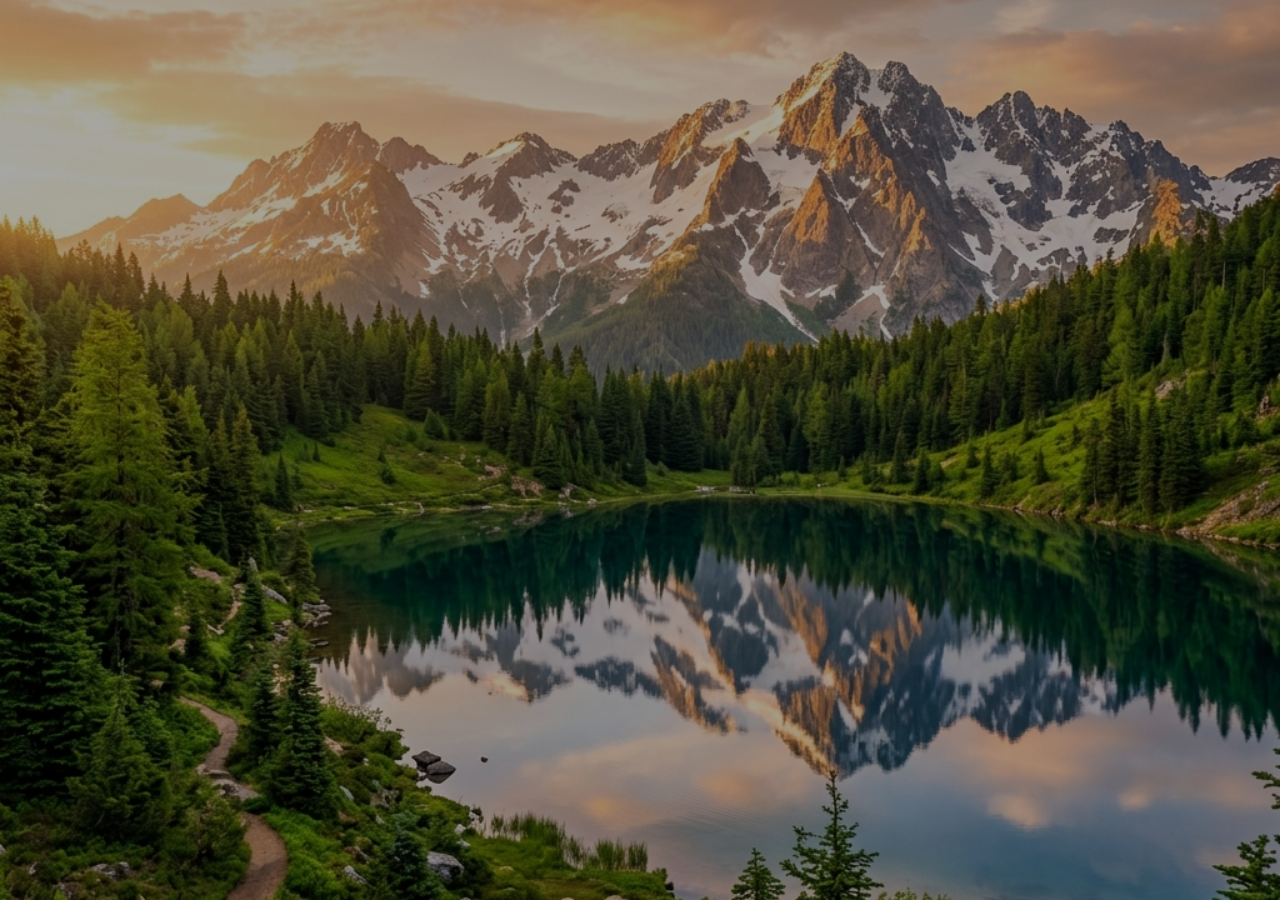
<file: index.html>
<!DOCTYPE html>
<html lang="en">
<head>
  <meta charset="UTF-8">
  <meta name="viewport" content="width=device-width, initial-scale=1.0">
  <title>New Tab</title>
  <link rel="stylesheet" href="styles.css">
  <link href="https://fonts.googleapis.com/css2?family=Inter:wght@300;400;500;700&display=swap" rel="stylesheet">
</head>
<body>
  <div id="background-container">
    <div id="overlay"></div>
  </div>

  <main id="app">
    <!-- Onboarding Section -->
    <section id="onboarding" class="hidden">
      <h1>Hello, what's your name?</h1>
      <input type="text" id="name-input" placeholder="Your name" autocomplete="off" autofocus />
    </section>

    <!-- Dashboard Section -->
    <section id="dashboard" class="hidden">
      <div class="top-row">
        <div class="focus-mode-toggle-container">
          <label class="switch" title="Toggle Focus Mode">
            <input type="checkbox" id="focus-mode-toggle">
            <span class="slider round"></span>
          </label>
          <span class="toggle-label">Focus Mode</span>
        </div>
        <button id="settings-btn" title="Settings">⚙</button>
      </div>
      
      <div class="center-content">
        <h2 id="greeting">Good Morning,</h2>
        <h1 id="clock">00:00</h1>
        
        <div id="focus-container">
          <div id="focus-prompt">
            <h3>What is your main focus today?</h3>
            <input type="text" id="focus-input" autocomplete="off" />
          </div>
          <div id="focus-display" class="hidden">
            <h3>TODAY'S FOCUS</h3>
            <p>
              <span id="focus-text"></span>
              <button id="clear-focus" title="Clear Focus">✕</button>
            </p>
          </div>
        </div>
        
        <div id="task-manager">
          <input type="text" id="task-input" placeholder="New Task (Press Enter)" autocomplete="off" />
          <ul id="task-list"></ul>
        </div>
      </div>
    </section>
  </main>

  <!-- Settings Modal -->
  <div id="settings-modal" class="modal hidden">
    <div class="modal-content">
      <div class="modal-header">
        <h2>Settings</h2>
        <button id="close-settings-btn" class="close-btn">✕</button>
      </div>
      
      <div class="modal-body">
        <!-- Section 1: Profile -->
        <section class="settings-section">
          <h3>Profile</h3>
          <div class="settings-row">
            <input type="text" id="settings-name-input" placeholder="Your name">
            <button id="save-name-btn" class="primary-btn">Save</button>
          </div>
        </section>

        <!-- Section 2: Wallpaper -->
        <section class="settings-section">
          <h3>Wallpaper</h3>
          <div class="settings-row">
            <input type="file" id="wallpaper-upload" accept="image/*">
            <button id="clear-wallpaper-btn" class="secondary-btn">Reset Default</button>
          </div>
          <div id="upload-toast" class="toast hidden"></div>
        </section>

        <!-- Section 3: Blocked Websites -->
        <section class="settings-section">
          <h3>Blocked Websites (Focus Mode)</h3>
          <div class="settings-row">
            <input type="text" id="block-domain-input" placeholder="e.g. reddit.com">
            <button id="add-domain-btn" class="primary-btn">Add</button>
          </div>
          <ul id="settings-block-list"></ul>
          <button id="restore-defaults-btn" class="secondary-btn" style="margin-top: 10px;">Restore Defaults</button>
        </section>

        <!-- Section 4: Danger Zone -->
        <section class="settings-section danger-zone">
          <h3>Danger Zone</h3>
          <button id="reset-all-btn" class="danger-btn">Reset Everything</button>
        </section>
      </div>
    </div>
  </div>

  <script src="script.js"></script>
</body>
</html>
</file>
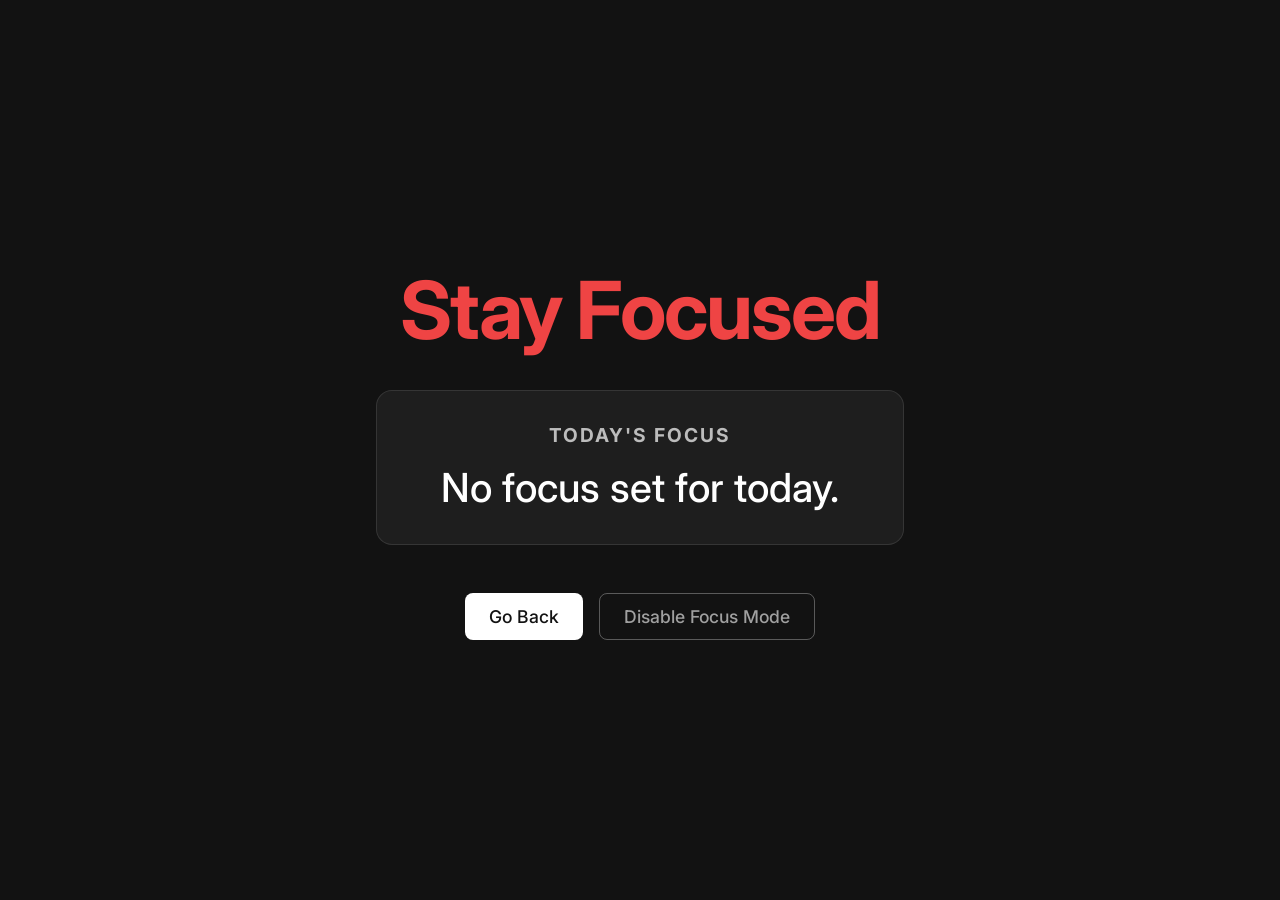
<file: blocked.html>
<!DOCTYPE html>
<html lang="en">
<head>
  <meta charset="UTF-8">
  <meta name="viewport" content="width=device-width, initial-scale=1.0">
  <title>Focus Mode Active</title>
  <link href="https://fonts.googleapis.com/css2?family=Inter:wght@300;400;500;700&display=swap" rel="stylesheet">
  <style>
    :root {
      --font-family: 'Inter', -apple-system, sans-serif;
    }
    * { box-sizing: border-box; margin: 0; padding: 0; }
    body {
      font-family: var(--font-family);
      background-color: #121212;
      color: white;
      height: 100vh;
      display: flex;
      flex-direction: column;
      justify-content: center;
      align-items: center;
      text-align: center;
    }
    h1 {
      font-size: 5rem;
      font-weight: 700;
      margin-bottom: 2rem;
      letter-spacing: -2px;
      color: #ef4444; /* red */
    }
    .focus-section {
      background: rgba(255, 255, 255, 0.05);
      padding: 2rem 4rem;
      border-radius: 16px;
      border: 1px solid rgba(255, 255, 255, 0.1);
      margin-bottom: 3rem;
    }
    h3 {
      font-size: 1.2rem;
      text-transform: uppercase;
      letter-spacing: 2px;
      opacity: 0.7;
      margin-bottom: 1rem;
    }
    #blocked-focus-text {
      font-size: 2.5rem;
      font-weight: 500;
    }
    .btn-group {
      display: flex;
      gap: 1rem;
    }
    button {
      padding: 12px 24px;
      border-radius: 8px;
      font-family: var(--font-family);
      font-size: 1.1rem;
      font-weight: 500;
      cursor: pointer;
      border: none;
      transition: transform 0.2s, opacity 0.2s;
    }
    button:hover { transform: translateY(-2px); }
    button:active { transform: translateY(0); }
    
    #btn-back {
      background: white;
      color: #121212;
    }
    #btn-disable {
      background: transparent;
      color: rgba(255, 255, 255, 0.6);
      border: 1px solid rgba(255, 255, 255, 0.3);
    }
    #btn-disable:hover {
      color: white;
      border-color: white;
    }
  </style>
</head>
<body>
  <h1>Stay Focused</h1>
  
  <div class="focus-section">
    <h3>Today's Focus</h3>
    <div id="blocked-focus-text">No focus set for today.</div>
  </div>
  
  <div class="btn-group">
    <button id="btn-back">Go Back</button>
    <button id="btn-disable">Disable Focus Mode</button>
  </div>
  
  <script src="blocked.js"></script>
</body>
</html>
</file>
<file: styles.css>
:root {
  --text-color: #ffffff;
  --bg-overlay: rgba(0, 0, 0, 0.35);
  --font-family: 'Inter', -apple-system, BlinkMacSystemFont, "Segoe UI", Roboto, Helvetica, Arial, sans-serif;
}

* {
  box-sizing: border-box;
  margin: 0;
  padding: 0;
}

body {
  font-family: var(--font-family);
  color: var(--text-color);
  overflow: hidden;
  height: 100vh;
  width: 100vw;
  display: flex;
  justify-content: center;
  align-items: center;
  background-color: #1a1a1a; /* Fallback */
}

#background-container {
  position: absolute;
  top: 0;
  left: 0;
  width: 100%;
  height: 100%;
  background-image: url('images/default_wallpaper.png');
  background-size: cover;
  background-position: center;
  z-index: -2;
  transition: background-image 0.5s ease-in-out;
}

#overlay {
  position: absolute;
  top: 0;
  left: 0;
  width: 100%;
  height: 100%;
  background: var(--bg-overlay);
  z-index: -1;
}

#app {
  width: 100%;
  height: 100%;
  display: flex;
  flex-direction: column;
  justify-content: center;
  align-items: center;
  text-align: center;
  position: relative;
  z-index: 1;
}

.hidden {
  display: none !important;
}

/* Onboarding */
#onboarding {
  display: flex;
  flex-direction: column;
  align-items: center;
  gap: 2rem;
  animation: fadeIn 1s ease;
}

#onboarding h1 {
  font-size: 3.5rem;
  font-weight: 500;
  text-shadow: 0 2px 15px rgba(0, 0, 0, 0.3);
}

#name-input, #focus-input {
  background: transparent;
  border: none;
  border-bottom: 2px solid rgba(255, 255, 255, 0.5);
  color: white;
  font-size: 3rem;
  font-family: var(--font-family);
  text-align: center;
  padding: 10px;
  outline: none;
  width: 100%;
  max-width: 600px;
  transition: border-bottom-color 0.3s;
  text-shadow: 0 1px 5px rgba(0, 0, 0, 0.2);
}

#name-input:focus, #focus-input:focus {
  border-bottom-color: white;
}

#name-input::placeholder, #focus-input::placeholder {
  color: rgba(255, 255, 255, 0.5);
}

/* Dashboard */
#dashboard {
  width: 100%;
  height: 100%;
  display: flex;
  flex-direction: column;
  justify-content: center;
  align-items: center;
  animation: fadeIn 1s ease;
}

.center-content {
  display: flex;
  flex-direction: column;
  align-items: center;
  justify-content: center;
  gap: 0.5rem;
}

#greeting {
  font-size: 3.5rem;
  font-weight: 500;
  text-shadow: 0 2px 10px rgba(0, 0, 0, 0.3);
}

#clock {
  font-size: 11rem;
  font-weight: 500;
  letter-spacing: -3px;
  margin: -1.5rem 0;
  text-shadow: 0 4px 20px rgba(0, 0, 0, 0.3);
  user-select: none;
}

#focus-container {
  margin-top: 2rem;
  animation: fadeIn 1s ease;
}

#focus-prompt h3 {
  font-size: 2.2rem;
  font-weight: 400;
  margin-bottom: 1rem;
  text-shadow: 0 2px 10px rgba(0, 0, 0, 0.3);
}

#focus-display {
  display: flex;
  flex-direction: column;
  align-items: center;
  gap: 0.5rem;
}

#focus-display h3 {
  font-size: 1.1rem;
  font-weight: 600;
  letter-spacing: 2px;
  text-transform: uppercase;
  opacity: 0.8;
  margin-bottom: 0.5rem;
}

#focus-display p {
  font-size: 2.5rem;
  font-weight: 500;
  display: flex;
  align-items: center;
  gap: 1rem;
  text-shadow: 0 2px 10px rgba(0, 0, 0, 0.3);
  position: relative;
}

#clear-focus {
  background: transparent;
  border: none;
  color: white;
  opacity: 0;
  cursor: pointer;
  font-size: 1.2rem;
  padding: 5px;
  transition: opacity 0.2s, transform 0.2s;
  position: absolute;
  right: -2.5rem;
}

#focus-display p:hover #clear-focus {
  opacity: 0.7;
}

#clear-focus:hover {
  opacity: 1 !important;
  transform: scale(1.1);
}

@keyframes fadeIn {
  from { opacity: 0; transform: translateY(10px); }
  to { opacity: 1; transform: translateY(0); }
}

/* Task Manager */
#task-manager {
  margin-top: 3rem;
  width: 100%;
  max-width: 400px;
  animation: fadeIn 1s ease 0.5s both;
  text-align: left;
}

#task-input {
  width: 100%;
  background: rgba(255, 255, 255, 0.1);
  border: none;
  border-radius: 8px;
  padding: 12px 16px;
  color: white;
  font-family: var(--font-family);
  font-size: 1.1rem;
  outline: none;
  backdrop-filter: blur(10px);
  box-shadow: 0 4px 15px rgba(0, 0, 0, 0.1);
  margin-bottom: 1rem;
  transition: background 0.3s, box-shadow 0.3s;
}

#task-input::placeholder {
  color: rgba(255, 255, 255, 0.6);
}

#task-input:focus {
  background: rgba(255, 255, 255, 0.2);
  box-shadow: 0 6px 20px rgba(0, 0, 0, 0.2);
}

#task-list {
  list-style: none;
  max-height: 250px;
  overflow-y: auto;
  padding-right: 5px;
}

#task-list::-webkit-scrollbar {
  width: 6px;
}
#task-list::-webkit-scrollbar-thumb {
  background-color: rgba(255, 255, 255, 0.3);
  border-radius: 10px;
}

.task-item {
  display: flex;
  align-items: center;
  padding: 8px 12px;
  border-radius: 6px;
  transition: background 0.2s, opacity 0.3s;
  gap: 12px;
  cursor: pointer;
}

.task-item:hover {
  background: rgba(255, 255, 255, 0.1);
}

.task-item.completed {
  opacity: 0.5;
}

.task-item.completed .task-text {
  text-decoration: line-through;
}

.task-checkbox {
  appearance: none;
  width: 20px;
  height: 20px;
  border: 2px solid rgba(255, 255, 255, 0.6);
  border-radius: 50%;
  outline: none;
  cursor: pointer;
  position: relative;
  transition: border-color 0.2s, background 0.2s;
}

.task-checkbox:checked {
  background: white;
  border-color: white;
}

.task-checkbox:checked::after {
  content: '✓';
  position: absolute;
  top: 50%;
  left: 50%;
  transform: translate(-50%, -50%);
  color: #1a1a1a;
  font-size: 14px;
  font-weight: bold;
}

.task-text {
  flex-grow: 1;
  font-size: 1.1rem;
  transition: color 0.3s;
}

.task-delete {
  background: transparent;
  border: none;
  color: rgba(255, 255, 255, 0.6);
  cursor: pointer;
  font-size: 1.2rem;
  opacity: 0;
  transition: opacity 0.2s, color 0.2s;
}

.task-item:hover .task-delete {
  opacity: 1;
}
/* Focus Mode Toggle */
.top-row {
  position: absolute;
  top: 2rem;
  right: 2rem;
  display: flex;
  align-items: center;
  gap: 1.5rem;
  z-index: 10;
}

.focus-mode-toggle-container {
  display: flex;
  align-items: center;
  gap: 0.8rem;
}

.toggle-label {
  font-size: 1rem;
  font-weight: 500;
  text-shadow: 0 1px 5px rgba(0,0,0,0.5);
  opacity: 0.8;
}

/* The switch - the box around the slider */
.switch {
  position: relative;
  display: inline-block;
  width: 46px;
  height: 24px;
}

/* Hide default HTML checkbox */
.switch input {
  opacity: 0;
  width: 0;
  height: 0;
}

/* The slider */
.slider {
  position: absolute;
  cursor: pointer;
  top: 0;
  left: 0;
  right: 0;
  bottom: 0;
  background-color: rgba(255, 255, 255, 0.2);
  transition: .4s;
  box-shadow: inset 0 1px 3px rgba(0,0,0,0.3);
}

.slider:before {
  position: absolute;
  content: "";
  height: 18px;
  width: 18px;
  left: 3px;
  bottom: 3px;
  background-color: white;
  transition: .4s;
  box-shadow: 0 2px 5px rgba(0,0,0,0.3);
}

input:checked + .slider {
  background-color: #ef4444; /* Focus red */
}

input:focus + .slider {
  box-shadow: 0 0 1px #ef4444;
}

input:checked + .slider:before {
  transform: translateX(22px);
}

/* Rounded sliders */
.slider.round {
  border-radius: 24px;
}

.slider.round:before {
  border-radius: 50%;
}
/* Settings Modal */
#settings-btn {
  background: transparent;
  border: none;
  color: white;
  font-size: 1.8rem;
  cursor: pointer;
  opacity: 0.7;
  transition: opacity 0.3s, transform 0.3s;
}

#settings-btn:hover {
  opacity: 1;
  transform: rotate(90deg);
}

.modal {
  position: fixed;
  top: 0;
  left: 0;
  width: 100vw;
  height: 100vh;
  background: rgba(0, 0, 0, 0.6);
  z-index: 100;
  display: flex;
  justify-content: center;
  align-items: center;
  backdrop-filter: blur(5px);
  animation: fadeIn 0.3s ease;
}

.modal-content {
  background: rgba(30, 30, 30, 0.95);
  border-radius: 12px;
  width: 90%;
  max-width: 500px;
  max-height: 90vh;
  overflow-y: auto;
  box-shadow: 0 10px 40px rgba(0, 0, 0, 0.5);
  border: 1px solid rgba(255, 255, 255, 0.1);
  color: white;
  text-align: left;
}

.modal-header {
  display: flex;
  justify-content: space-between;
  align-items: center;
  padding: 1.5rem;
  border-bottom: 1px solid rgba(255, 255, 255, 0.1);
}

.modal-header h2 {
  font-size: 1.5rem;
  font-weight: 500;
}

.close-btn {
  background: transparent;
  border: none;
  color: white;
  font-size: 1.2rem;
  cursor: pointer;
  opacity: 0.6;
}

.close-btn:hover {
  opacity: 1;
}

.modal-body {
  padding: 1.5rem;
  display: flex;
  flex-direction: column;
  gap: 2rem;
}

.settings-section h3 {
  font-size: 1.1rem;
  font-weight: 500;
  margin-bottom: 1rem;
  opacity: 0.9;
}

.settings-row {
  display: flex;
  gap: 1rem;
  align-items: center;
}

.settings-row input[type="text"] {
  flex-grow: 1;
  background: rgba(0, 0, 0, 0.2);
  border: 1px solid rgba(255, 255, 255, 0.2);
  border-radius: 6px;
  padding: 10px 12px;
  color: white;
  font-family: var(--font-family);
  font-size: 1rem;
  outline: none;
}

.settings-row input[type="text"]:focus {
  border-color: rgba(255, 255, 255, 0.5);
}

.primary-btn, .secondary-btn, .danger-btn {
  padding: 10px 16px;
  border-radius: 6px;
  font-family: var(--font-family);
  font-weight: 500;
  cursor: pointer;
  border: none;
  transition: opacity 0.2s, background 0.2s;
}

.primary-btn {
  background: white;
  color: black;
}

.secondary-btn {
  background: rgba(255, 255, 255, 0.1);
  color: white;
  border: 1px solid rgba(255, 255, 255, 0.2);
}

.secondary-btn:hover {
  background: rgba(255, 255, 255, 0.2);
}

.danger-btn {
  background: #ef4444;
  color: white;
  width: 100%;
}

.danger-btn:hover {
  background: #dc2626;
}

.danger-zone {
  border-top: 1px solid rgba(255, 255, 255, 0.1);
  padding-top: 1.5rem;
}

#settings-block-list {
  list-style: none;
  margin-top: 1rem;
  max-height: 150px;
  overflow-y: auto;
  border: 1px solid rgba(255, 255, 255, 0.1);
  border-radius: 6px;
  background: rgba(0, 0, 0, 0.2);
}

#settings-block-list li {
  display: flex;
  justify-content: space-between;
  padding: 8px 12px;
  border-bottom: 1px solid rgba(255, 255, 255, 0.05);
}

#settings-block-list li:last-child {
  border-bottom: none;
}

.delete-domain-btn {
  background: transparent;
  border: none;
  color: #ef4444;
  cursor: pointer;
}

.toast {
  margin-top: 10px;
  color: #ef4444;
  font-size: 0.9rem;
}
.task-delete:hover {
  color: white;
}
</file>
